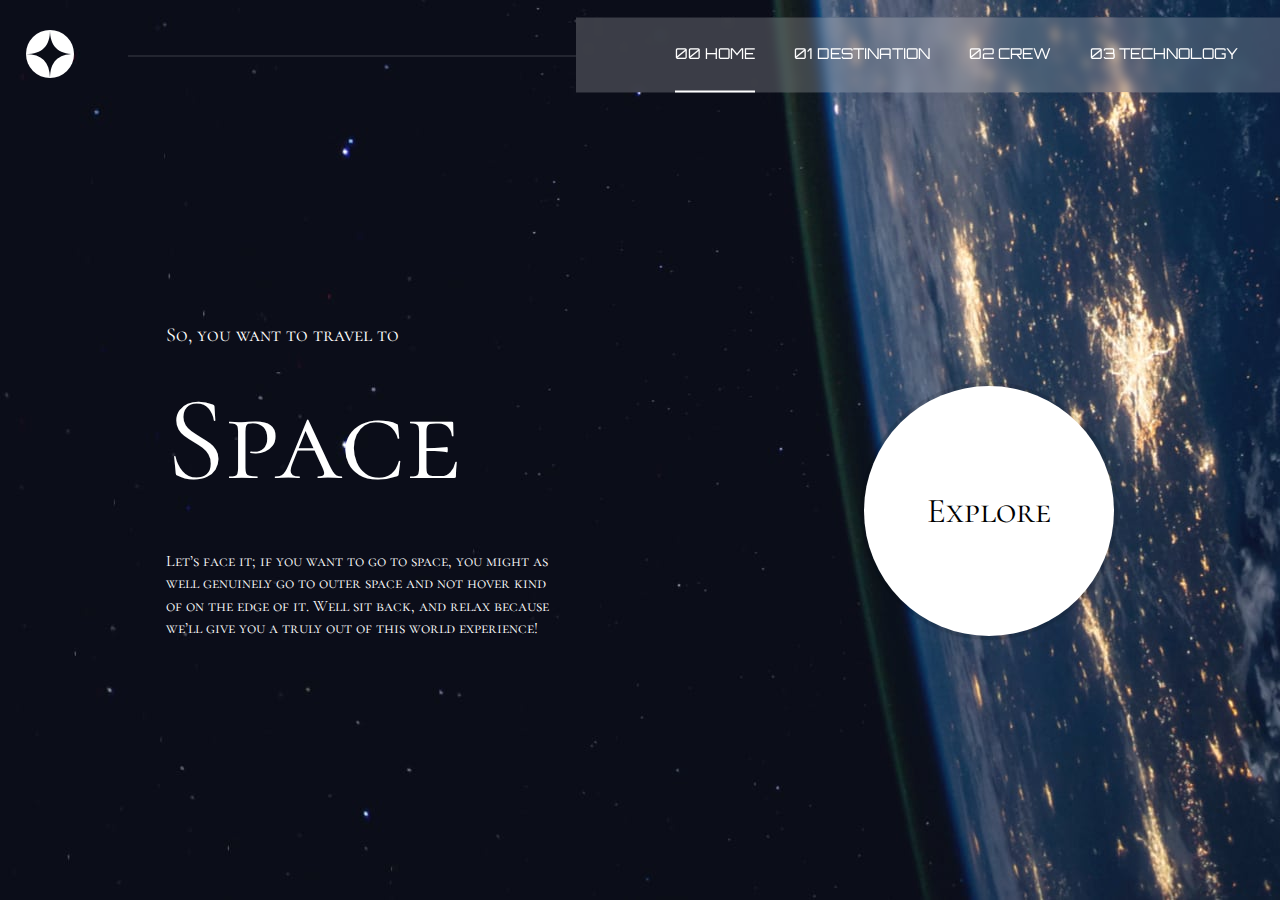
<file: index.html>
<!DOCTYPE html>
<html lang="en" dir="ltr">

<head>
  <meta charset="utf-8">
  <meta name="viewport" content="width=device-width, initial-scale=1">
  <title>Space Travel</title>
  <link rel="shortcut icon" href="favicon-32x32.png">
  <link rel="stylesheet" href="css/reset.css">
  <link rel="stylesheet" href="css/header.css">
  <link rel="stylesheet" href="css/index.css">
  <link rel="preconnect" href="https://fonts.googleapis.com">
  <link rel="preconnect" href="https://fonts.gstatic.com" crossorigin>
  <link href="https://fonts.googleapis.com/css2?family=Cormorant+SC:wght@300&family=Edu+SA+Beginner&display=swap" rel="stylesheet">
  <link href="https://fonts.googleapis.com/css2?family=Orbitron&display=swap" rel="stylesheet">
</head>

<body>
  <div class="transparent-cover"></div>
  <input class="hambuger-button" type="button" name="button">
  <div class="mobile-header">
    <ul>
      <li><input class="btn-close-header" type="button" name="btn-close-header"></li>
      <li class="home"><a href="index.html">00 HOME</a></li>
      <li class="destination"><a href="destination.html">01 DESTINATION</a></li>
      <li class="crew"><a href="crew.html">02 CREW</a></li>
      <li class="technology"><a href="technology.html">03 TECHNOLOGY</a></li>
    </ul>
  </div>

  <header>
    <a href="index.html"><img class="logo" src="images/logo.svg" alt="logo"></a>
    <div class="line">
    </div>
    <ul class="nav">
      <li class="home"><a href="index.html">00 HOME</a></li>
      <li class="destination"><a href="destination.html">01 DESTINATION</a></li>
      <li class="crew"><a href="crew.html">02 CREW</a></li>
      <li class="technology"><a href="technology.html">03 TECHNOLOGY</a></li>
    </ul>
  </header>
  <main>
    <div class="greeting">
      <h3>So, you want to travel to</h3>
      <h1>Space</h1>
      <p>Let’s face it; if you want to go to space, you might as well genuinely go to outer space and not hover kind of on the edge of it. Well sit back, and relax because we’ll give you a truly out of this world experience!</p>
    </div>
    <div class="explore">
      <h1>Explore</h1>
    </div>
    <div class="spacing"></div>
  </main>
  <script type="text/javascript" src="js/headerMobileStyle.js"></script>
</body>

</html>
</file>
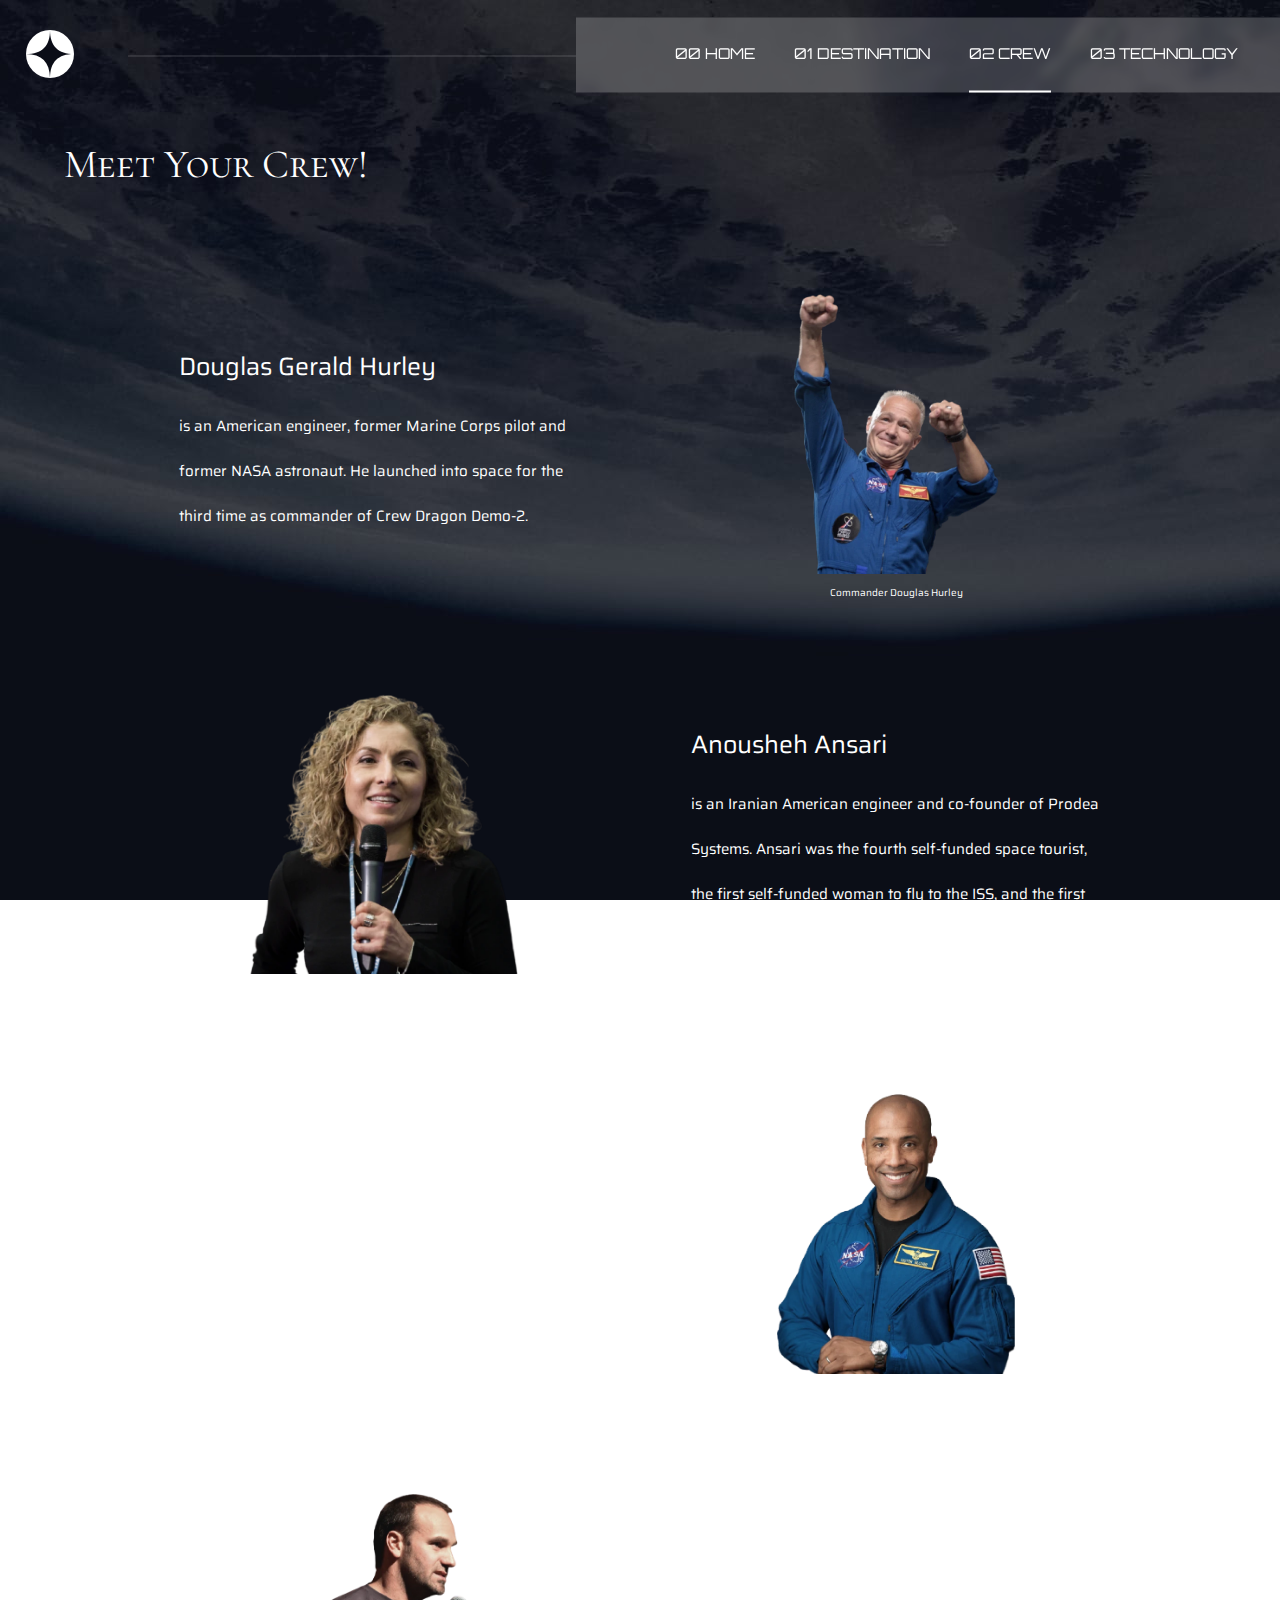
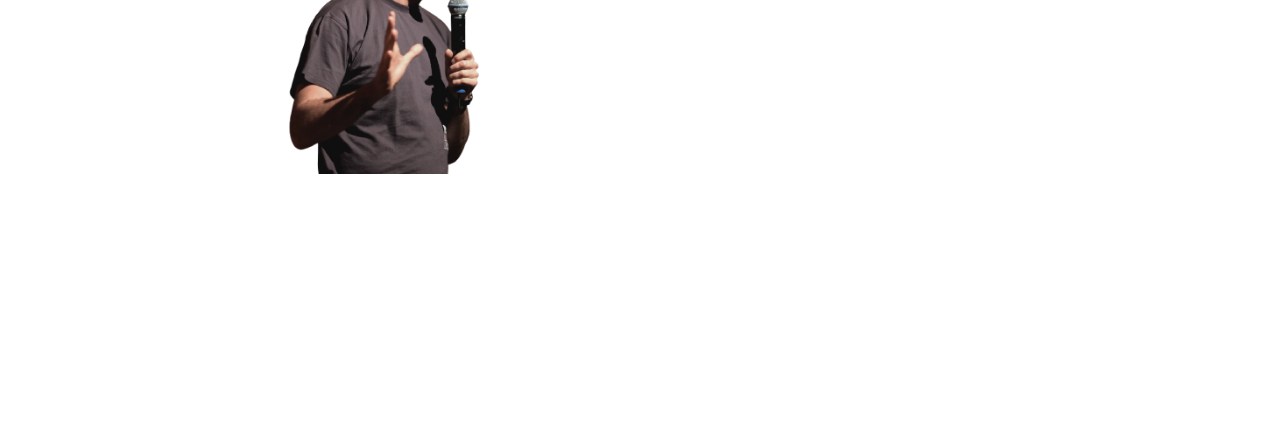
<file: crew.html>
<!DOCTYPE html>
<html lang="en" dir="ltr">

<head>
  <meta charset="utf-8">
  <meta name="viewport" content="width=device-width, initial-scale=1">
  <title>Crew</title>
  <link rel="stylesheet" href="css/reset.css">
  <link rel="stylesheet" href="css/header.css">
  <link rel="stylesheet" href="css/crew.css">
  <link rel="shortcut icon" href="favicon-32x32.png">
  <link rel="preconnect" href="https://fonts.googleapis.com">
  <link rel="preconnect" href="https://fonts.gstatic.com" crossorigin>
  <link href="https://fonts.googleapis.com/css2?family=Cormorant+SC:wght@300&family=Edu+SA+Beginner&display=swap" rel="stylesheet">
  <link href="https://fonts.googleapis.com/css2?family=Orbitron&display=swap" rel="stylesheet">
  <link href="https://fonts.googleapis.com/css2?family=Saira&display=swap" rel="stylesheet">
</head>

<body>
  <div class="transparent-cover"></div>
  <input class="hambuger-button" type="button" name="button">
  <div class="mobile-header">
    <ul>
      <li><input class="btn-close-header" type="button" name="btn-close-header"></li>
      <li class="home"><a href="index.html">00 HOME</a></li>
      <li class="destination"><a href="destination.html">01 DESTINATION</a></li>
      <li class="crew"><a href="crew.html">02 CREW</a></li>
      <li class="technology"><a href="technology.html">03 TECHNOLOGY</a></li>
    </ul>
  </div>

  <header>
    <a href="index.html"><img class="logo" src="images/logo.svg" alt="logo"></a>
    <div class="line">
    </div>
    <ul class="nav">
      <li class="home"><a href="index.html">00 HOME</a></li>
      <li class="destination"><a href="destination.html">01 DESTINATION</a></li>
      <li class="crew"><a href="crew.html">02 CREW</a></li>
      <li class="technology"><a href="technology.html">03 TECHNOLOGY</a></li>
    </ul>
  </header>
  <h1>Meet Your Crew!</h1>
  <main>
    <div class="crew-profile">
      <div class="description left">
        <p><span class="highlight">Douglas Gerald Hurley</span> is an American engineer, former Marine Corps pilot and former NASA astronaut. He launched into space for the third time as commander of Crew Dragon Demo-2.</p>
      </div>
      <div class="image right">
        <img src="images/crew/image-douglas-hurley.webp" alt="profile-image">
        <p>Commander Douglas Hurley</p>
      </div>
    </div>
    <div class="crew-profile">
      <div class="description right">
        <p><span class="highlight">Anousheh Ansari</span> is an Iranian American engineer and co-founder of Prodea Systems. Ansari was the fourth self-funded space tourist, the first self-funded woman to fly to the ISS, and the first Iranian in space.</p>
      </div>
      <div class="image left">
        <img src="images/crew/image-anousheh-ansari.webp" alt="profile-image">
        <p>Flight Engineer Anousheh Ansari</p>
      </div>
    </div>
    <div class="crew-profile">
      <div class="description left">
        <p><span class="highlight">Victor Glover</span> Pilot on the first operational flight of the SpaceX Crew Dragon to the International Space Station. Glover is a commander in the U.S. Navy where he pilots an F/A-18.He was a crew member of Expedition 64, and served as a station systems flight engineer.</p>
      </div>
      <div class="image right">
        <img src="images/crew/image-victor-glover.webp" alt="profile-image">
        <p>Pilot Victor Glover</p>
      </div>
    </div>
    <div class="crew-profile last">
      <div class="description right">
        <p><span class="highlight">Mark Richard Shuttleworth</span> is the founder and CEO of Canonical, the company behind the Linux-based Ubuntu operating system. Shuttleworth became the first South African to travel to space as a space tourist.</p>
      </div>
      <div class="image left">
        <img src="images/crew/image-mark-shuttleworth.webp" alt="profile-image">
        <p>Mission Specialist Mark Shuttleworth</p>
      </div>
    </div>
  </main>
  <script type="text/javascript" src="js/headerMobileStyle.js"></script>
</body>

</html>
</file>
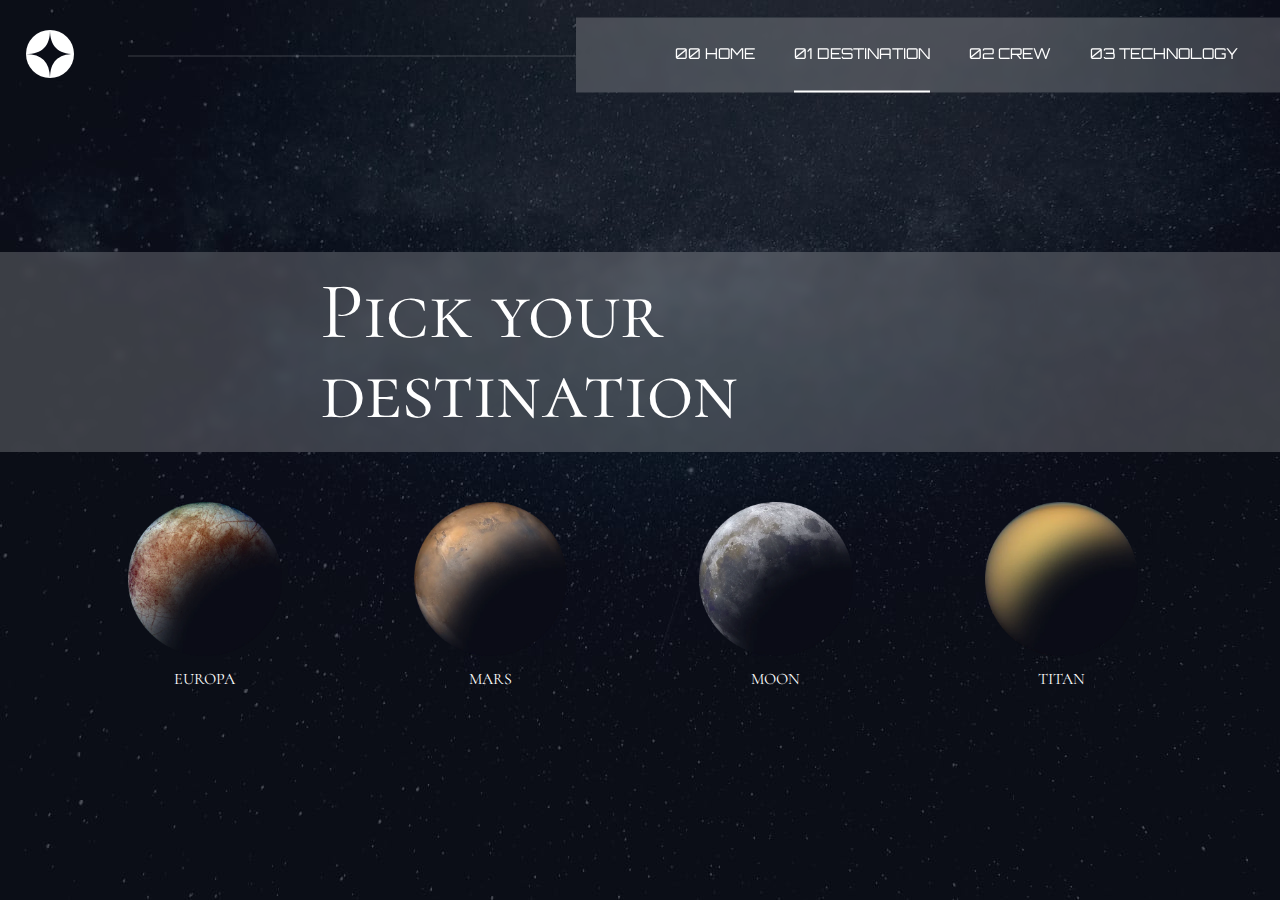
<file: destination.html>
<!DOCTYPE html>
<html lang="en" dir="ltr">

<head>
  <meta charset="utf-8">
  <meta name="viewport" content="width=device-width, initial-scale=1">
  <title>Destination</title>
  <link rel="stylesheet" href="css/reset.css">
  <link rel="stylesheet" href="css/header.css">
  <link rel="stylesheet" href="css/destination.css">
  <link rel="shortcut icon" href="favicon-32x32.png">
  <link rel="preconnect" href="https://fonts.googleapis.com">
  <link rel="preconnect" href="https://fonts.gstatic.com" crossorigin>
  <link href="https://fonts.googleapis.com/css2?family=Cormorant+SC:wght@300&family=Edu+SA+Beginner&display=swap" rel="stylesheet">
  <link href="https://fonts.googleapis.com/css2?family=Orbitron&display=swap" rel="stylesheet">
</head>

<body>
  <div class="transparent-cover"></div>
  <input class="hambuger-button" type="button" name="button">
  <div class="mobile-header">
    <ul>
      <li><input class="btn-close-header" type="button" name="btn-close-header"></li>
      <li class="home"><a href="index.html">00 HOME</a></li>
      <li class="destination"><a href="destination.html">01 DESTINATION</a></li>
      <li class="crew"><a href="crew.html">02 CREW</a></li>
      <li class="technology"><a href="technology.html">03 TECHNOLOGY</a></li>
    </ul>
  </div>

  <header>
    <a href="index.html"><img class="logo" src="images/logo.svg" alt="logo"></a>
    <div class="line">
    </div>
    <ul class="nav">
      <li class="home"><a href="index.html">00 HOME</a></li>
      <li class="destination"><a href="destination.html">01 DESTINATION</a></li>
      <li class="crew"><a href="crew.html">02 CREW</a></li>
      <li class="technology"><a href="technology.html">03 TECHNOLOGY</a></li>
    </ul>
  </header>
  <main>
    <div class="pick-your-destination">
      <h1>Pick your destination</h1>
    </div>
    <div>
      <div class="image-section">
        <a href="destination_description.html?destination=europa"><img src="images/destination/image-europa.webp" alt="image-europa"></a>
        <p>EUROPA</p>
      </div>
      <div class="image-section">
        <a href="destination_description.html?destination=mars"><img src="images/destination/image-mars.webp" alt="image-mars"></a>
        <p>MARS</p>
      </div>
      <div class="image-section">
        <a href="destination_description.html?destination=moon"><img src="images/destination/image-moon.webp" alt="image-moon"></a>
        <p>MOON</p>
      </div>
      <div class="image-section">
        <a href="destination_description.html?destination=titan"><img src="images/destination/image-titan.webp" alt="image-titan"></a>
        <p>TITAN</p>
      </div>
    </div>
    <div class="spacing"></div>
  </main>
  <script type="text/javascript" src="js/headerMobileStyle.js"></script>
</body>

</html>
</file>
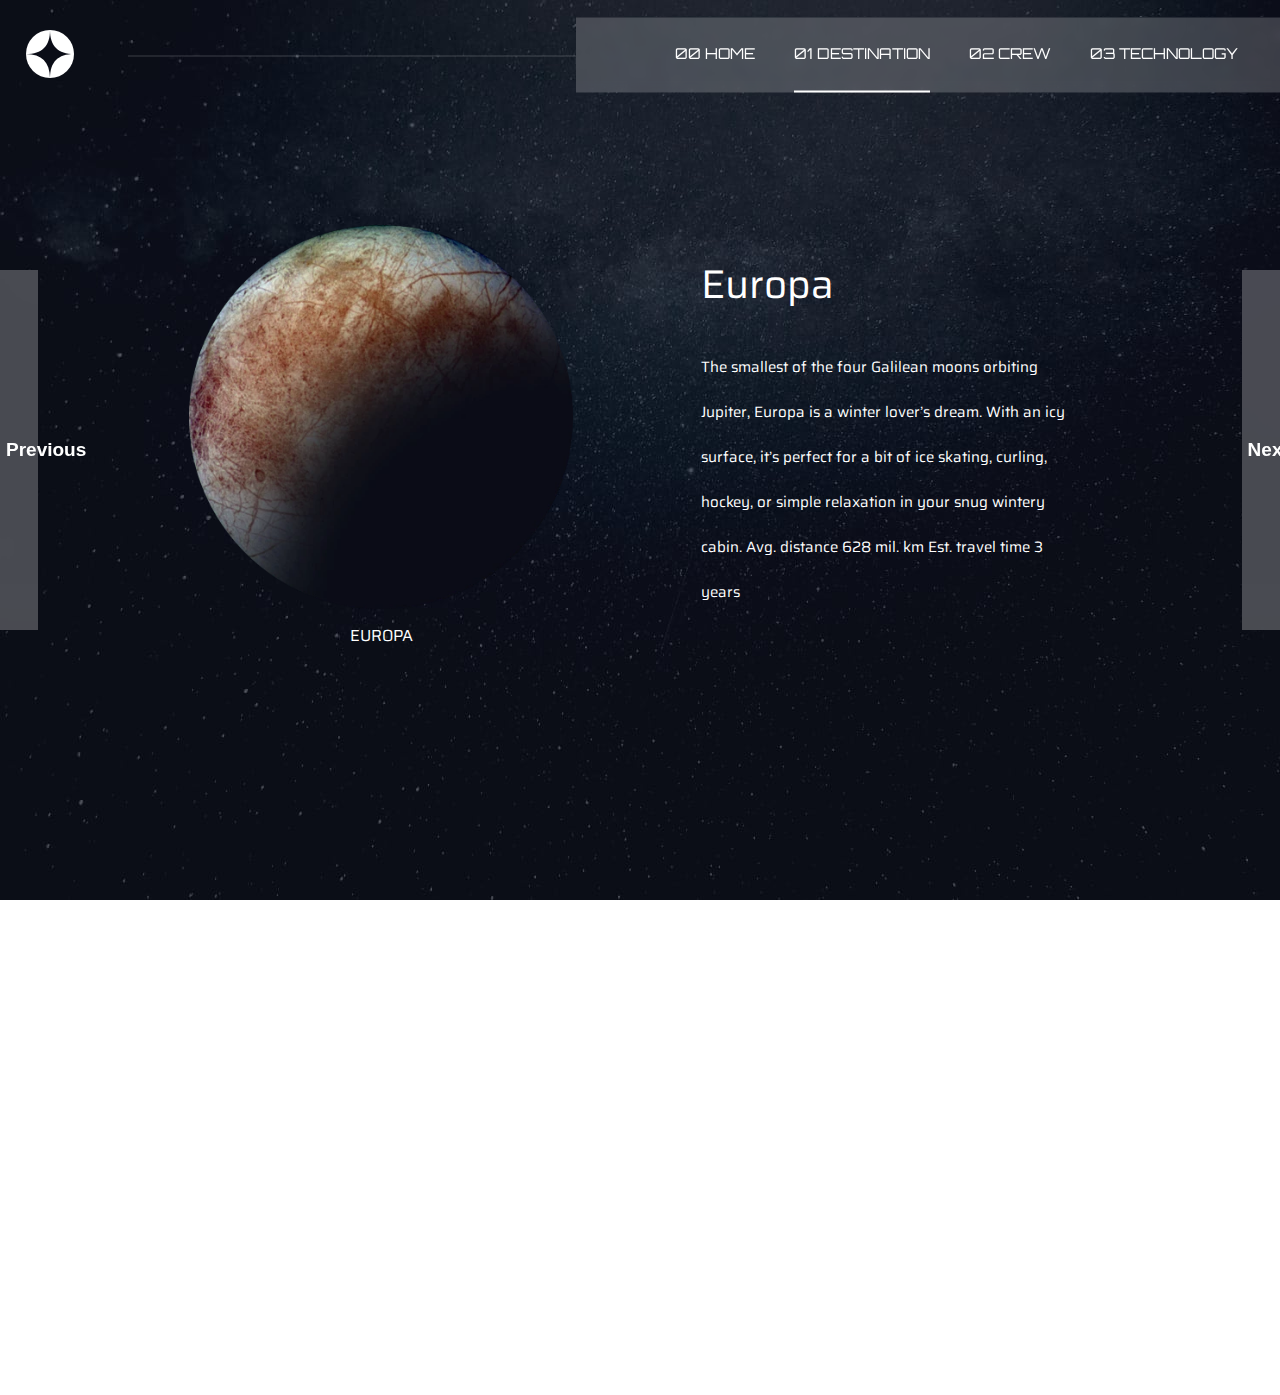
<file: destination_description.html>
<!DOCTYPE html>
<html lang="en" dir="ltr">

<head>
  <meta charset="utf-8">
  <meta name="viewport" content="width=device-width, initial-scale=1">
  <title>Your Destination</title>
  <link rel="stylesheet" href="css/reset.css">
  <link rel="stylesheet" href="css/header.css">
  <link rel="stylesheet" href="css/destination_description.css">
  <link rel="shortcut icon" href="favicon-32x32.png">
  <link rel="preconnect" href="https://fonts.googleapis.com">
  <link rel="preconnect" href="https://fonts.gstatic.com" crossorigin>
  <link href="https://fonts.googleapis.com/css2?family=Cormorant+SC:wght@300&family=Edu+SA+Beginner&display=swap" rel="stylesheet">
  <link href="https://fonts.googleapis.com/css2?family=Orbitron&display=swap" rel="stylesheet">
  <link href="https://fonts.googleapis.com/css2?family=Saira&display=swap" rel="stylesheet">
</head>

<body>
  <div class="transparent-cover"></div>
  <input class="hambuger-button" type="button" name="button">
  <div class="mobile-header">
    <ul>
      <li><input class="btn-close-header" type="button" name="btn-close-header"></li>
      <li class="home"><a href="index.html">00 HOME</a></li>
      <li class="destination"><a href="destination.html">01 DESTINATION</a></li>
      <li class="crew"><a href="crew.html">02 CREW</a></li>
      <li class="technology"><a href="technology.html">03 TECHNOLOGY</a></li>
    </ul>
  </div>

  <header>
    <a href="index.html"><img class="logo" src="images/logo.svg" alt="logo"></a>
    <div class="line">
    </div>
    <ul class="nav">
      <li class="home"><a href="index.html">00 HOME</a></li>
      <li class="destination"><a href="destination.html">01 DESTINATION</a></li>
      <li class="crew"><a href="crew.html">02 CREW</a></li>
      <li class="technology"><a href="technology.html">03 TECHNOLOGY</a></li>
    </ul>
  </header>
  <button class="previous" type="button" name="button">Previous</button>
  <button class="next" type="button" name="button">Next</button>
  <main>
    <div class="prevent-overflow">
      <div class="information">
        <div class="image-section">
          <img src="images/destination/image-europa.webp" alt="image-europa">
          <p>EUROPA</p>
        </div>
        <div class="description">
          <p><span>Europa</span>The smallest of the four Galilean moons orbiting Jupiter, Europa is a winter lover’s dream. With an icy surface, it’s perfect for a bit of ice skating, curling, hockey, or simple relaxation in your snug wintery cabin.
            Avg. distance 628
            mil. km Est. travel time 3 years</p>
        </div>
      </div>
      <div class="information">
        <div class="image-section">
          <img src="images/destination/image-mars.webp" alt="image-mars">
          <p>MARS</p>
        </div>
        <div class="description">
          <p><span>Mars</span>Don’t forget to pack your hiking boots. You’ll need them to tackle Olympus Mons, the tallest planetary mountain in our solar system. It’s two and a half times the size of Everest! Avg. distance 225 mil. km Est. travel time
            9 months</p>
        </div>
      </div>
      <div class="information">
        <div class="image-section">
          <img src="images/destination/image-moon.webp" alt="image-moon">
          <p>MOON</p>
        </div>
        <div class="description">
          <p><span>Moon</span> See our planet as you’ve never seen it before. A perfect relaxing trip away to help regain perspective and come back refreshed. While you’re there, take in some history by visiting the Luna 2 and Apollo 11 landing sites.
            Avg. distance 384,400 km Est. travel time 3 days</p>
        </div>
      </div>
      <div class="information">
        <div class="image-section">
          <img src="images/destination/image-titan.webp" alt="image-titan">
          <p>TITAN</p>
        </div>
        <div class="description">
          <p><span>Titan</span> The only moon known to have a dense atmosphere other than Earth, Titan is a home away from home (just a few hundred degrees colder!). As a bonus, you get striking views of the Rings of Saturn. Avg. distance 1.6 bil. km
            Est. travel time 7 years</p>
        </div>
      </div>
    </div>
  </main>
  <script type="text/javascript" src="js/destination_description_style.js"></script>
  <script type="text/javascript" src="js/headerMobileStyle.js"></script>
</body>

</html>
</file>
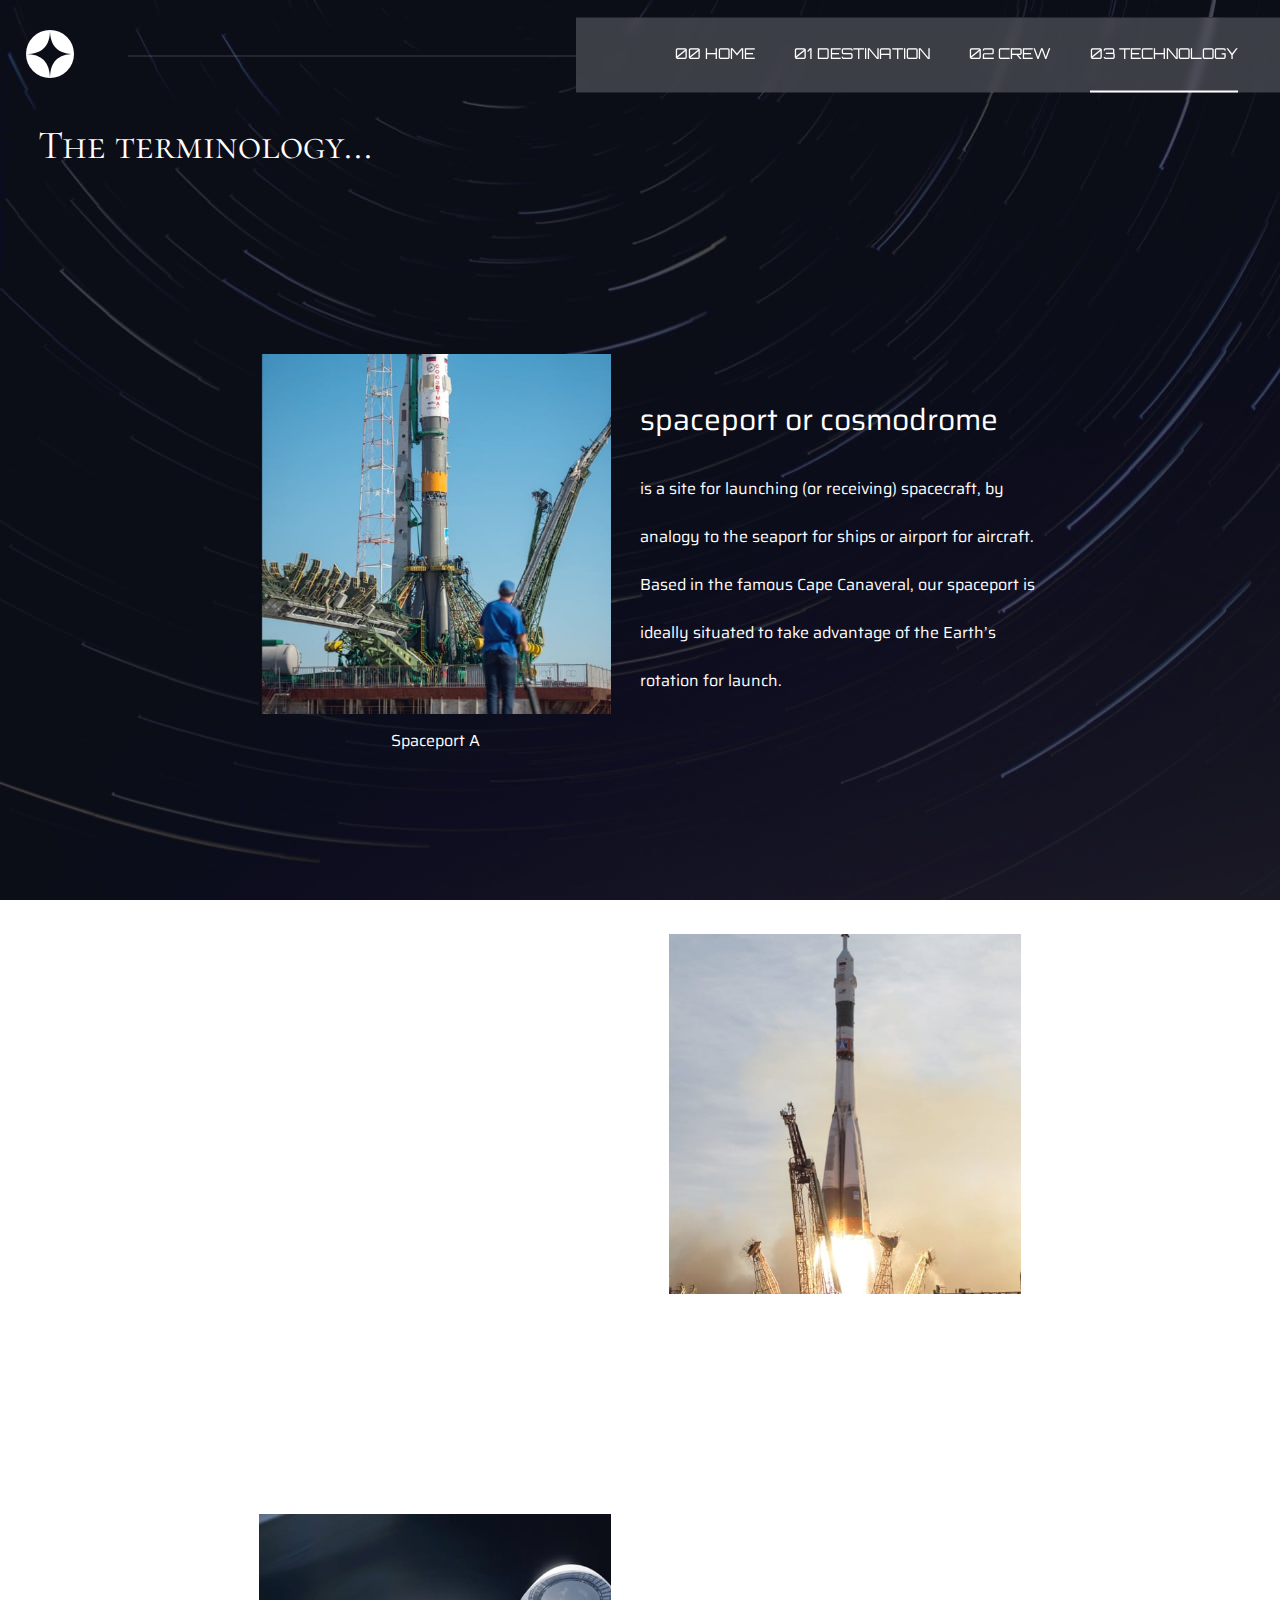
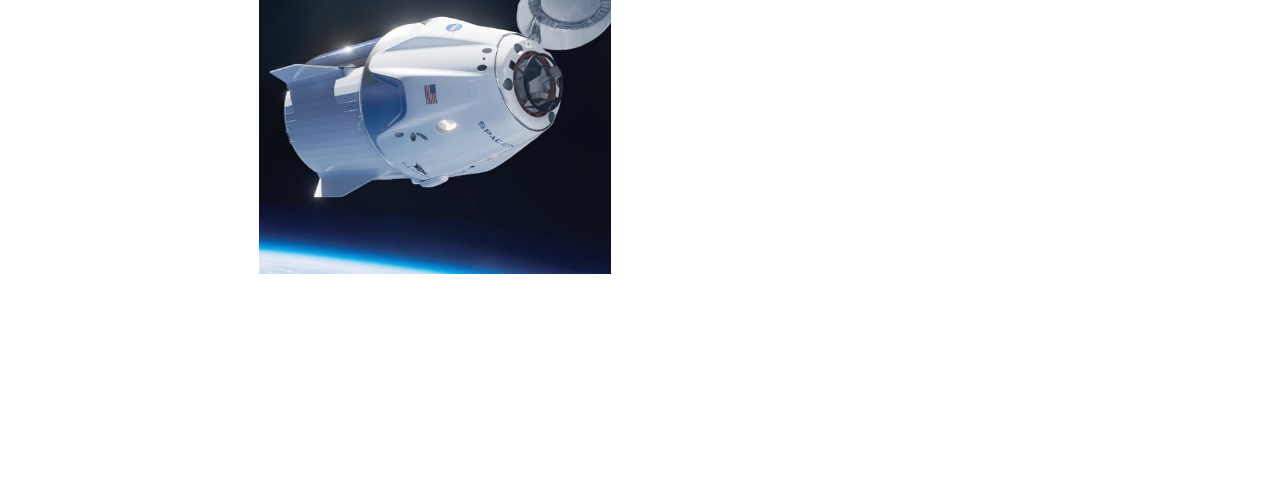
<file: technology.html>
<!DOCTYPE html>
<html lang="en" dir="ltr">

<head>
  <meta charset="utf-8">
  <meta name="viewport" content="width=device-width, initial-scale=1">
  <title>Technology</title>
  <link rel="stylesheet" href="css/reset.css">
  <link rel="stylesheet" href="css/header.css">
  <link rel="stylesheet" href="css/technology.css">
  <link rel="shortcut icon" href="favicon-32x32.png">
  <link rel="preconnect" href="https://fonts.googleapis.com">
  <link rel="preconnect" href="https://fonts.gstatic.com" crossorigin>
  <link href="https://fonts.googleapis.com/css2?family=Cormorant+SC:wght@300&family=Edu+SA+Beginner&display=swap" rel="stylesheet">
  <link href="https://fonts.googleapis.com/css2?family=Orbitron&display=swap" rel="stylesheet">
  <link href="https://fonts.googleapis.com/css2?family=Saira&display=swap" rel="stylesheet">
</head>
<body>
  <div class="transparent-cover"></div>
  <input class="hambuger-button" type="button" name="button">
  <div class="mobile-header">
    <ul>
      <li><input class="btn-close-header" type="button" name="btn-close-header"></li>
      <li class="home"><a href="index.html">00 HOME</a></li>
      <li class="destination"><a href="destination.html">01 DESTINATION</a></li>
      <li class="crew"><a href="crew.html">02 CREW</a></li>
      <li class="technology"><a href="technology.html">03 TECHNOLOGY</a></li>
    </ul>
  </div>

  <header>
    <a href="index.html"><img class="logo" src="images/logo.svg" alt="logo"></a>
    <div class="line">
    </div>
    <ul class="nav">
      <li class="home"><a href="index.html">00 HOME</a></li>
      <li class="destination"><a href="destination.html">01 DESTINATION</a></li>
      <li class="crew"><a href="crew.html">02 CREW</a></li>
      <li class="technology"><a href="technology.html">03 TECHNOLOGY</a></li>
    </ul>
  </header>
  <h1>The terminology...</h1>
  <main>
    <div class="technology-section">
      <div class="description right">
        <p><span class="highlight">spaceport or cosmodrome</span> is a site for launching (or receiving) spacecraft, by analogy to the seaport for ships or airport for aircraft. Based in the famous Cape Canaveral, our spaceport is ideally situated to take advantage of the Earth’s rotation for launch.</p>
      </div>
      <div class="image left">
        <img src="images/technology/image-spaceport-portrait.jpg" alt="profile-image">
        <p>Spaceport A</p>
      </div>
    </div>
    <div class="technology-section">
      <div class="description left">
        <p><span class="highlight">A launch vehicle or carrier rocket</span> is a rocket-propelled vehicle used to carry a payload from Earth's surface to space, usually to Earth orbit or beyond. Our WEB-X carrier rocket is the most powerful in operation. Standing 150 metres tall, it's quite an awe-inspiring sight on the launch pad!</p>
      </div>
      <div class="image right">
        <img src="images/technology/image-launch-vehicle-portrait.jpg" alt="profile-image">
        <p>Launch vehicle</p>
      </div>
    </div>
    <div class="technology-section last">
      <div class="description right">
        <p><span class="highlight">A space capsule</span> is an often-crewed spacecraft that uses a blunt-body reentry capsule to reenter the Earth's atmosphere without wings. Our capsule is where you'll spend your time during the flight. It includes a space gym, cinema, and plenty of other activities to keep you entertained.</p>
      </div>
      <div class="image left">
        <img src="images/technology/image-space-capsule-portrait.jpg" alt="profile-image">
        <p>Space capsule</p>
      </div>
    </div>
  </main>

  <script type="text/javascript" src="js/headerMobileStyle.js"></script>
</body>

</html>
</file>
<file: css/header.css>
body {
  color: white;
  padding-top: 30px;
}

header {
  position: relative;
  font-family: 'Orbitron', sans-serif;
}

a {
  text-decoration: none;
}

.transparent-cover {
  display: none;
}

.hambuger-button {
  display: none;
}

.mobile-header {
  display: none;
}

.logo {
  position: relative;
  left: 2%;
}

.line {
  position: absolute;
  border: none;
  height: 2px;
  right: 55%;
  width: 35%;
  top: 50%;
  background-color: #ffffff1a;
}

.nav {
  position: absolute;
  display: inline-block;
  width: 55%;
  height: 75px;
  top: 50%;
  -webkit-backdrop-filter: blur(5px);
  backdrop-filter: blur(5px);
  right: 0;
  transform: translateY(-50%);
  background: #ffffff33;
  font-size: 15px;
}

.nav>li {
  position: relative;
  display: inline-block;
  left: 14%;
  margin-right: 5%;
  height: 97%;
}

.nav>li>a {
  position: relative;
  display: block;
  color: white;
  top: 50%;
  transform: translateY(-50%);
}

.nav>li:hover {
  border-bottom: 2px solid white;
}

/* ################### mobile size ################# */
@media screen and (max-width:1240px) {
  .hambuger-button {
    position: absolute;
    display: inline-block;
    width: 50px;
    height: 50px;
    right: 4%;
    background-image: url("../images/shared/icon-hamburger.svg");
    background-color: #00000000;
    border: none;
    cursor: pointer;
    z-index: 5;
  }

  .logo {
    left: 5%;
  }

  .line {
    display: none;
  }

  .nav {
    display: none;
  }

  .mobile-header>ul>li {
    position: relative;
    display: block;
    width: 100%;
    height: 60px;
    padding: 40px 0 0 0;
  }

  .mobile-header>ul>li>.btn-close-header {
    display: block;
    margin: 0 auto 0 auto;
    background-image: url('../images/shared/icon-close.svg');
    width: 20px;
    height: 21px;
    background-color: #00000000;
    border: none;
    cursor: pointer;
  }

  .mobile-header>ul>li>a {
    display: block;
    width: fit-content;
    color: white;
    font-family: 'Orbitron', sans-serif;
    margin: auto;
    font-size: 15px;
  }

  .mobile-header>ul>li>a:hover {
    border-bottom: 3px solid white;
  }
}



@media screen and (max-width:750px){
  .mobile-header>ul>li>a{
    font-size: 12px;
  }
}



@media screen and (max-width:550px){
  .mobile-header>ul>li>a{
    font-size: 10px;
  }
}
</file>
<file: css/index.css>
body{
  background-image: url(../images/home/background-home-desktop.jpg);
  background-repeat: no-repeat;
  background-size: cover;
  background-attachment:fixed;
  font-family: 'Cormorant SC', serif;
  overflow-x: hidden;
}



/* ################# header ################# */



.nav > .home{
    border-bottom: 2px solid white;
}

/* ################# main ################# */

main{
  position: absolute;
  top: 35%;
  width: 100%;
}

.greeting{
  position: relative;
  display: inline-block;
  width: 30%;
  height: 300px;
  left: 13%;
}

.greeting:hover{
  animation-name: blur;
  animation-duration: 5s;
}

.greeting > h1{
  font-size: 120px;
  padding-top: 25px;
  padding-bottom: 50px;
  font-family: 'Cormorant SC', serif;
}

.greeting > h3{
  font-size: 20px;
  line-height: 2;
}


.greeting > p{
  line-height: 1.4;
}


.explore{
  position: absolute;
  display: inline-block;
  right: 13%;
  width: 250px;
  height: 250px;
  background-color: red;
  border-radius: 150px;
  background-color: white;
  bottom: 15vh;
  box-shadow: 0px 0px 0px 4px rgba(0, 0, 0, 0.1);
}

.explore:hover{
  animation-name: blur;
  animation-duration: 5s;
}


.explore > h1{
  position: absolute;
  display: block;
  width: fit-content;
  height: fit-content;
  top: 50%;
  left: 50%;
  transform: translate(-50%,-50%);
  color: black;
  font-size: 35px;
}
/* ################ footer ################# */

.spacing{
  width: 100%;
  height: 15vh;
}
/* ################# mobile optimization ################# */

@media screen and (max-width:870px) {
  .explore{
    display: none;

  }

  .greeting{
    width: 74%;
  }

  .greeting > h1{
    font-size: 90px;
  }
}


@media screen and (max-width:300px) {
  .greeting > h1{
    font-size: 65px;
  }

  .greeting > h3{
    font-size: 15px;
    line-height: 2;
  }

  .greeting > p{
    font-size: 13px;
  }
}


/* ################# animation ################# */


@keyframes blur {
  from{
    filter: blur(0px);
  }

  to {
    filter: blur(25px);
  }
}
</file>
<file: css/crew.css>
body{
  background-image: url(../images/crew/background-crew-desktop.jpg);
  background-repeat: no-repeat;
  background-size: cover;
  background-attachment:fixed;
  font-family: 'Saira', sans-serif;
}

h1{
  margin:5% auto 0 5%;
  font-size: 40px;
  font-family: 'Cormorant SC', serif;
}


/* ################## header ########################### */

.nav > .crew{
    border-bottom: 2px solid white;
}


/* ################## main ########################### */

main{
  position: relative;
  width: 80%;
  left: 10%;
  margin-bottom: 7%;
  padding-top: 50px;
  padding-bottom: 100px;
  border-radius: 15px;
}

.crew-profile{
  position: relative;
  width: 100%;
  height: 400px;
}

.description{
  position: absolute;
  display: inline-block;
  width: 40%;
  height: fit-content;
  top: 50%;
  transform: translateY(-50%);
}

.description > p{
  display: block;
  /* height: 60%; */
  /* margin: 5% auto 0 auto; */
  line-height: 3;
}

.highlight{
  display: block;
  font-size: 35px;
}

.image{
  position: absolute;
  display: inline-block;
  width: 40%;
  height: 100%;
  text-align: center;
}


.image > img{
  position: relative;
  display: inline-block;
  height: 70%;
  top:50%;
  transform: translateY(-50%);
}

.image > p{
  position: absolute;
  display:inline-block;
  height: 10%;
  width: 100%;
  text-align: center;
  line-height: 3;
  bottom: 4%;
  left: 0;
}

/* ################# mobile size #################### */

@media screen and (max-width:1300px) {

  .description > p{
    font-size: 15px;
  }


  /* .image > img{
    height: 80%;
  } */

  .highlight{
    font-size: 25px;
  }

  .image > p{
    font-size: 10px;
    /* bottom: 5%; */
  }
}


@media screen and (max-width:1200px) {

  .description > p{
    font-size: 13px;
  }


  .image > img{
    height: 65%;
  }

  .highlight{
    font-size: 20px;
  }

  .image > p{
    font-size: 9px;
    bottom: 6%;
  }
}


@media screen and (max-width:950px) {

  .description > p{
    font-size: 11px;
  }


  .image > img{
    height: 50%;
  }

  .highlight{
    font-size: 18px;
  }

  .image > p{
    font-size: 8px;
    bottom: 14%;
  }
}


@media screen and (max-width:710px) {

  .description > p{
    font-size: 10px;
  }


  .image > img{
    height: 45%;
  }

  .highlight{
    font-size: 12px;
  }

  .image > p{
    font-size: 7px;
    bottom: 16%;
  }
}

@media screen and (max-width:630px) {
  .description > p{
    font-size: 8px;
  }
  .image > img{
    height: 35%;
  }



}

@media screen and (max-width:450px) {
  .description > p{
    font-size: 6px;
  }
  .image > img{
    height: 30%;
  }


}


/*  switch image's position with description's position */

.right{
  right: 5%;
}

.left{
  left : 5%;
}

/* remove last margin-bottom of crew-prfile */

.last{
    margin-bottom: 0;
}
</file>
<file: css/destination.css>
body{
  background-image: url(../images/destination/background-destination-desktop.jpg);
  background-repeat: no-repeat;
  background-size: cover;
  background-attachment:fixed;
  font-family: 'Cormorant SC', serif;
  overflow-y: hidden;
}
/* ################# header ################# */



.nav > .destination{
    border-bottom: 2px solid white;
}

/* ################# main ################# */

main{
  position: absolute;
  top: 28%;
  height: fit-content;
  width: 100%;
}

.pick-your-destination{
  height: 200px;
  -webkit-backdrop-filter : blur(5px);
  backdrop-filter : blur(5px);
  background: #ffffff33;
  font-size: 80px;
}

.pick-your-destination > h1{
  position: absolute;
  display: block;
  width: fit-content;
  left: 50%;
  top: 50%;
  transform: translate(-50%,-50%);
}


main > div>.image-section{
  display: inline-block;
  width: 12%;
  margin-left: 10%;
  margin-top: 50px;
}

main > div>.image-section > a>img{
    width: 100%;
}

main > div>.image-section > p{
  display: block;
  width: fit-content;
  line-height: 2.5;
  margin: auto;
}

main > div >.image-section:hover{
  animation-name: scale;
  animation-duration: 2s;

}


/* ################ footer ################# */

.spacing{
  width: 100%;
  height: 6vh;
  /* background-color: blue; */
  bottom:0;
}

/* ############### mobile size ############## */

@media screen and (max-width:870px) {
  .pick-your-destination{
    font-size: 60px;
  }
}


@media screen and (max-width:710px) {
  .pick-your-destination{
    font-size: 40px;
  }
}

@media screen and (max-width:490px) {
  .pick-your-destination{
    font-size: 30px;
  }
}

@media screen and (max-width:300px) {
  .pick-your-destination{
    font-size: 20px;
  }
}


/* ################ animation ################# */

@keyframes scale{
  from{
    transform: scale(1.0,1.0);
  }

  to{
    transform: scale(1.2,1.2);
  }
}
</file>
<file: css/destination_description.css>
body{
  background-image: url("../images/destination/background-destination-desktop.jpg");
  background-repeat: no-repeat;
  background-size: cover;
  background-attachment:fixed;
  font-family: 'Saira', sans-serif;
  /* overflow-x: hidden; */
}
/* ################# header ###################### */

.nav > .destination{
    border-bottom: 2px solid white;
}

/* ################# main ###################### */

main{
  position: absolute;
  top: 25%;
  overflow-x: hidden;
  overflow-y: hidden;
  /* move this right */
  right:0;
  width: 100%;
  height: 130%;

}


.previous, .next{
  display: inline-block;
  position: fixed;
  width: 3%;
  height: 40%;
  top: 50%;
  transform: translateY(-50%);
  z-index: 3;
  background-color: #ffffff40;
  color: white;
  -webkit-backdrop-filter : blur(20px);
  backdrop-filter : blur(20px);
  border: none;
  font-size: 19px;
  font-weight:bold;
}

.previous:hover, .next:hover{
  border: 1px solid white;
  cursor: pointer;
}

.previous{
  left:0;
}

.next{
  right:0;
}

span{
  display: block;
  font-size: 40px;
}


.information{
  position: relative;
  display: inline-block;
  width: 25%;
  margin-left: -3px;
}

.image-section{
  display: inline-block;
  width: 30%;
  margin-left: 15%;
  margin-right: 10%;
}

.image-section > img{
  width: 100%;
}

.image-section > p{
  display: block;
  width: fit-content;
  margin: auto;
  line-height: 3;
}

.description{
  position: absolute;
  display: inline-block;
  width: 30%;
  /* height: 100%; */

}

.description>p{
  position: absolute;
  height: 100%;
  display: inline-block;
  top: 50%;
  transform: translateY(-50%);
  width: fit-content;
  line-height: 3;
  font-size: 15px;
  margin: auto;
}


.prevent-overflow{
  position: relative;
  width: 400%;
  height: 100%;
}

/* ############### mobile size ############## */

@media screen and (max-width:1240px) {
  body{
    background-image: url("../images/destination/background-destination-tablet.jpg");
  }
}

@media screen and (max-width:1240px) {
  .image-section{
    position: relative;
    display: block;
    left: 50%;
    transform: translateX(-50%);
    width: 45%;
    margin-left: 0;
    margin-right: 0;
  }

  .description{
    position: relative;
    display: block;
    width: 80%;
    left: 50%;
    transform: translateX(-50%);
  }

  .information{
    margin-right: -3px;
  }

  .previous, .next{
    width: 7%;
  }
}
</file>
<file: css/technology.css>
body{
  background-image: url(../images/technology/background-technology-desktop.jpg);
  background-repeat: no-repeat;
  background-size: cover;
  background-attachment:fixed;
  font-family: 'Saira', sans-serif;
}



h1{
  margin:3.5% auto auto 3%;
  font-size: 40px;
  font-family: 'Cormorant SC', serif;
}


/* ################## header ########################### */

.nav > .technology{
    border-bottom: 2px solid white;
}


/* ################## main ########################### */

main{
  position: relative;
  width: 80%;
  left: 10%;
  margin-top: 7%;
  margin-bottom: 7%;
  padding-top: 100px;
  padding-bottom: 100px;
  border-radius: 15px;
}

.technology-section{
  position: relative;
  width: 100%;
  height: 400px;
  margin-bottom: 180px;
}

.description{
  position: absolute;
  display: inline-block;
  width: 40%;
  height: 100%;
  /* left: 10%; */

}

.description > p{
  display: block;
  height: 60%;
  margin: 5% auto 0 auto;
  line-height: 3;
}

.highlight{
  display: block;
  font-size: 30px;
}

.image{
  position: absolute;
  display: inline-block;
  width: 40%;
  height: 100%;
  /* right: 10%; */
  text-align: center;
}


.image > img{
  display: inline-block;
  height: 90%;
}

.image > p{
  display:block;
  height: 10%;
  text-align: center;
  line-height: 3;
}






/*  switch image's position with description's position */

.right{
  right: 10%;
}

.left{
  left : 10%;
}

/* remove last margin-bottom of crew-prfile */

.last{
    margin-bottom: 0;
}
</file>
